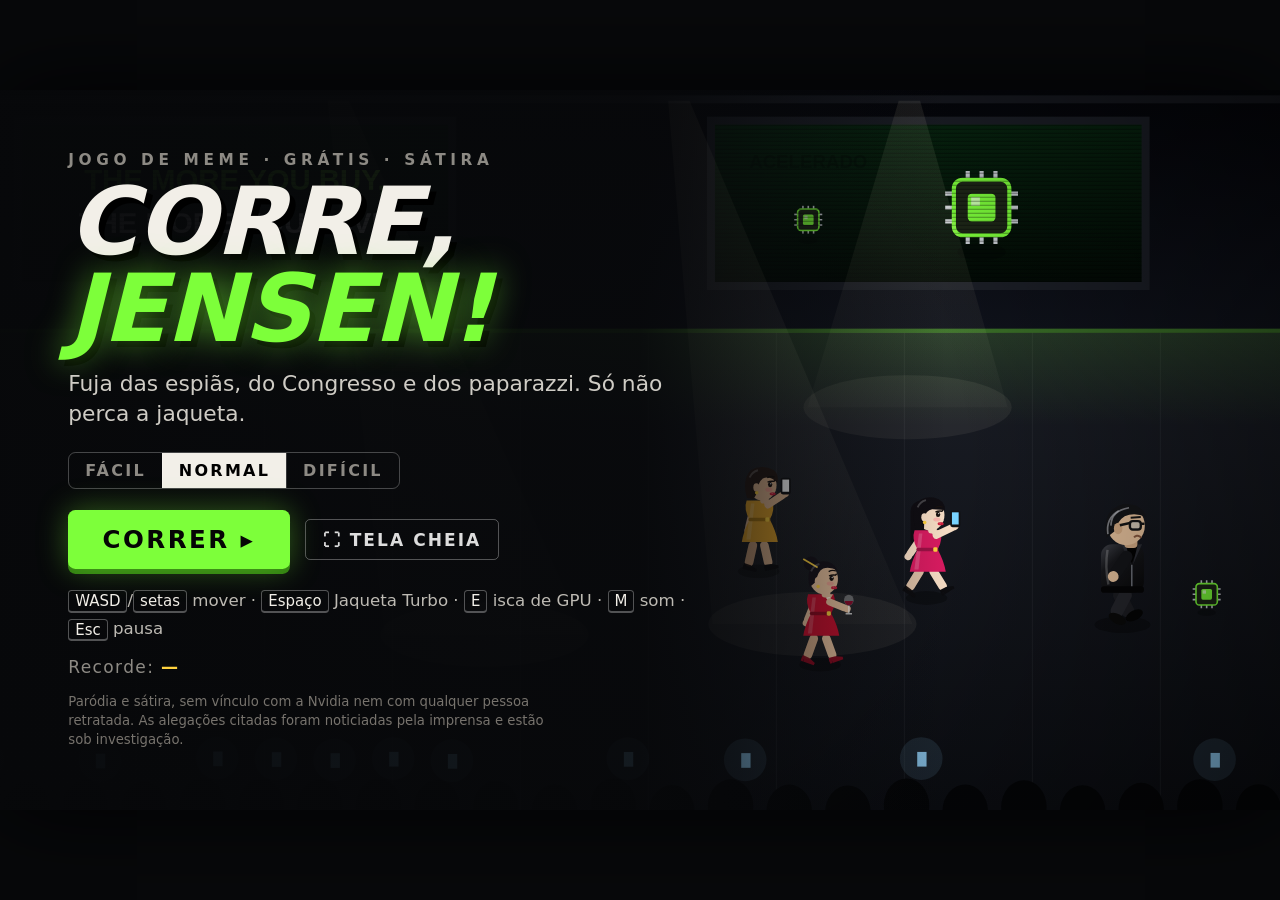
<file: index.html>
<!DOCTYPE html>
<html lang="pt-BR">
<head>
<meta charset="UTF-8" />
<meta name="viewport" content="width=device-width, initial-scale=1.0, maximum-scale=1.0, user-scalable=no, viewport-fit=cover" />
<title>Corre, Jensen!</title>
<meta name="description" content="Jensen precisa fugir das espiãs, do Congresso e dos paparazzi sem perder a jaqueta de couro. Jogo de meme satírico, grátis, no celular ou no PC." />
<!-- Prévia de link (WhatsApp, X, Telegram...). Depois de publicar, troque as URLs relativas pelas absolutas do seu domínio. -->
<meta property="og:type" content="website" />
<meta property="og:site_name" content="Corre, Jensen!" />
<meta property="og:locale" content="pt_BR" />
<meta property="og:title" content="Corre, Jensen!" />
<meta property="og:description" content="Fuja das espiãs, do Congresso e dos paparazzi sem perder a jaqueta. Jogo de meme satírico e grátis." />
<meta property="og:url" content="https://eziolemes.github.io/jhgame/" />
<meta property="og:image" content="https://eziolemes.github.io/jhgame/assets/og.png" />
<meta property="og:image:width" content="1200" />
<meta property="og:image:height" content="630" />
<meta property="og:image:alt" content="Um CEO de jaqueta de couro correndo de espiãs glamourosas de vestido e salto alto." />
<meta name="twitter:card" content="summary_large_image" />
<meta name="twitter:title" content="Corre, Jensen!" />
<meta name="twitter:description" content="Fuja das espiãs, do Congresso e dos paparazzi sem perder a jaqueta." />
<meta name="twitter:image" content="https://eziolemes.github.io/jhgame/assets/og.png" />
<meta name="theme-color" content="#07080a" />
<link rel="manifest" href="manifest.webmanifest" />
<meta name="mobile-web-app-capable" content="yes" />
<meta name="apple-mobile-web-app-capable" content="yes" />
<meta name="apple-mobile-web-app-status-bar-style" content="black-translucent" />
<meta name="apple-mobile-web-app-title" content="Corre, Jensen" />
<link rel="apple-touch-icon" href="assets/icon-180.png" />
<link rel="icon" href="assets/icon.svg" type="image/svg+xml" />
<link rel="stylesheet" href="style.css" />
</head>
<body>
<div id="stage">
  <div id="frame">
    <canvas id="game" aria-label="Corre, Jensen! — área do jogo"></canvas>

    <!-- HUD -->
    <div id="hud" class="off">
      <div id="hud-left">
        <div id="lives" aria-label="Jaquetas restantes"></div>
        <div id="powers">
          <div id="turbo" class="pill"><span>TURBO</span><i><b></b></i></div>
          <div id="gpus" class="pill">GPU <b>×3</b></div>
          <div id="shield" class="pill gold">MEMO</div>
        </div>
      </div>
      <div id="progress-wrap">
        <div id="progress-label">FASE 1 · KEYNOTE</div>
        <div id="progress">
          <div id="progress-fill"></div>
          <div class="tick" style="left:25%"></div>
          <div class="tick" style="left:50%"></div>
          <div class="tick" style="left:75%"></div>
          <div id="prog-dot"></div>
        </div>
        <div id="ticklabels">
          <span style="left:12.5%">KEYNOTE</span><span style="left:37.5%">CAMPUS</span><span style="left:62.5%">DINER</span><span style="left:87.5%">CAPITÓLIO</span>
        </div>
      </div>
      <div id="hud-right">
        <div id="chips"><i class="chip-ico"></i><b>0</b></div>
        <div id="hud-btns">
          <button id="btn-pause" class="hud-btn" aria-label="Pausar">❚❚</button>
          <button id="btn-mute" class="hud-btn" aria-label="Som">🔊</button>
        </div>
      </div>
    </div>
    <div id="alert-tag">⚠ ALVO AVISTADO</div>
    <div id="toast"></div>

    <!-- controles de toque -->
    <div id="touch-ui">
      <button id="btn-gpu" class="tbtn" aria-label="Isca de GPU">GPU<small>×3</small></button>
      <button id="btn-dash" class="tbtn" aria-label="Jaqueta Turbo"><span>TURBO</span><svg viewBox="0 0 100 100"><circle cx="50" cy="50" r="46" /></svg></button>
    </div>

    <!-- MENU -->
    <div id="menu" class="overlay show">
      <div class="panel left">
        <div class="kicker">JOGO DE MEME · GRÁTIS · SÁTIRA</div>
        <h1>CORRE,<br /><span>JENSEN!</span></h1>
        <p class="sub">Fuja das espiãs, do Congresso e dos paparazzi. Só não perca a jaqueta.</p>
        <div class="diffs" role="radiogroup" aria-label="Dificuldade">
          <button data-diff="facil">FÁCIL</button>
          <button data-diff="normal">NORMAL</button>
          <button data-diff="dificil">DIFÍCIL</button>
        </div>
        <div class="row">
          <button id="btn-start" class="big">CORRER ▸</button>
          <button id="btn-fs" class="ghost">⛶ TELA CHEIA</button>
        </div>
        <div class="controls only-desktop">
          <kbd>WASD</kbd>/<kbd>setas</kbd> mover · <kbd>Espaço</kbd> Jaqueta Turbo · <kbd>E</kbd> isca de GPU · <kbd>M</kbd> som · <kbd>Esc</kbd> pausa
        </div>
        <div class="controls only-touch">
          Arraste no lado esquerdo para mover · botões à direita: <b>TURBO</b> e <b>GPU</b>
        </div>
        <div class="best">Recorde: <b id="best">—</b></div>
        <p class="disclaimer">Paródia e sátira, sem vínculo com a Nvidia nem com qualquer pessoa retratada. As alegações citadas foram noticiadas pela imprensa e estão sob investigação.</p>
      </div>
    </div>

    <!-- MANCHETE DE FASE -->
    <div id="card" class="overlay">
      <div class="panel paper">
        <div class="masthead"><span>O DIÁRIO DO SILÍCIO</span><span id="card-edition">EDIÇÃO EXTRA</span></div>
        <div class="kicker red" id="card-kicker">FASE 1 · KEYNOTE</div>
        <h2 id="card-headline">Manchete</h2>
        <p id="card-tip" class="tip">Dica</p>
        <button id="btn-go" class="big">CORRER ▸</button>
      </div>
    </div>

    <!-- PAUSA -->
    <div id="pause" class="overlay">
      <div class="panel center">
        <div class="kicker">PAUSA</div>
        <h2>Respira, Jensen.</h2>
        <p class="sub">As espiãs também estão esperando.</p>
        <div class="row">
          <button id="btn-resume" class="big">CONTINUAR ▸</button>
          <button id="btn-quit" class="ghost">MENU</button>
        </div>
      </div>
    </div>

    <!-- FIM DE JOGO -->
    <div id="over" class="overlay">
      <div class="panel center">
        <div class="kicker red">FIM DA LINHA</div>
        <h2 class="huge">PEGO!</h2>
        <p class="quote" id="over-quote"></p>
        <p class="note" id="over-note"></p>
        <div class="statline" id="over-stats"></div>
        <div class="row">
          <button id="btn-retry" class="big">TENTAR DE NOVO</button>
          <button id="btn-menu1" class="ghost">MENU</button>
        </div>
        <div class="share"></div>
      </div>
    </div>

    <!-- VITÓRIA -->
    <div id="win" class="overlay">
      <div class="panel center">
        <div class="kicker green">VOCÊ ESCAPOU</div>
        <h2>Chegou em casa.</h2>
        <p class="quote">Agora vem a parte difícil: explicar pra esposa.</p>
        <div class="rank" id="win-rank"></div>
        <div class="statline" id="win-stats"></div>
        <div class="row">
          <button id="btn-again" class="big">JOGAR DE NOVO</button>
          <button id="btn-menu2" class="ghost">MENU</button>
        </div>
        <div class="share"></div>
      </div>
    </div>
  </div>
</div>

<!-- celular em pé -->
<div id="rotate">
  <div class="phone"></div>
  <p><b>Gire o celular</b><br />O jogo é na horizontal.</p>
</div>

<script src="sprites.js"></script>
<script src="game.js"></script>
</body>
</html>
</file>
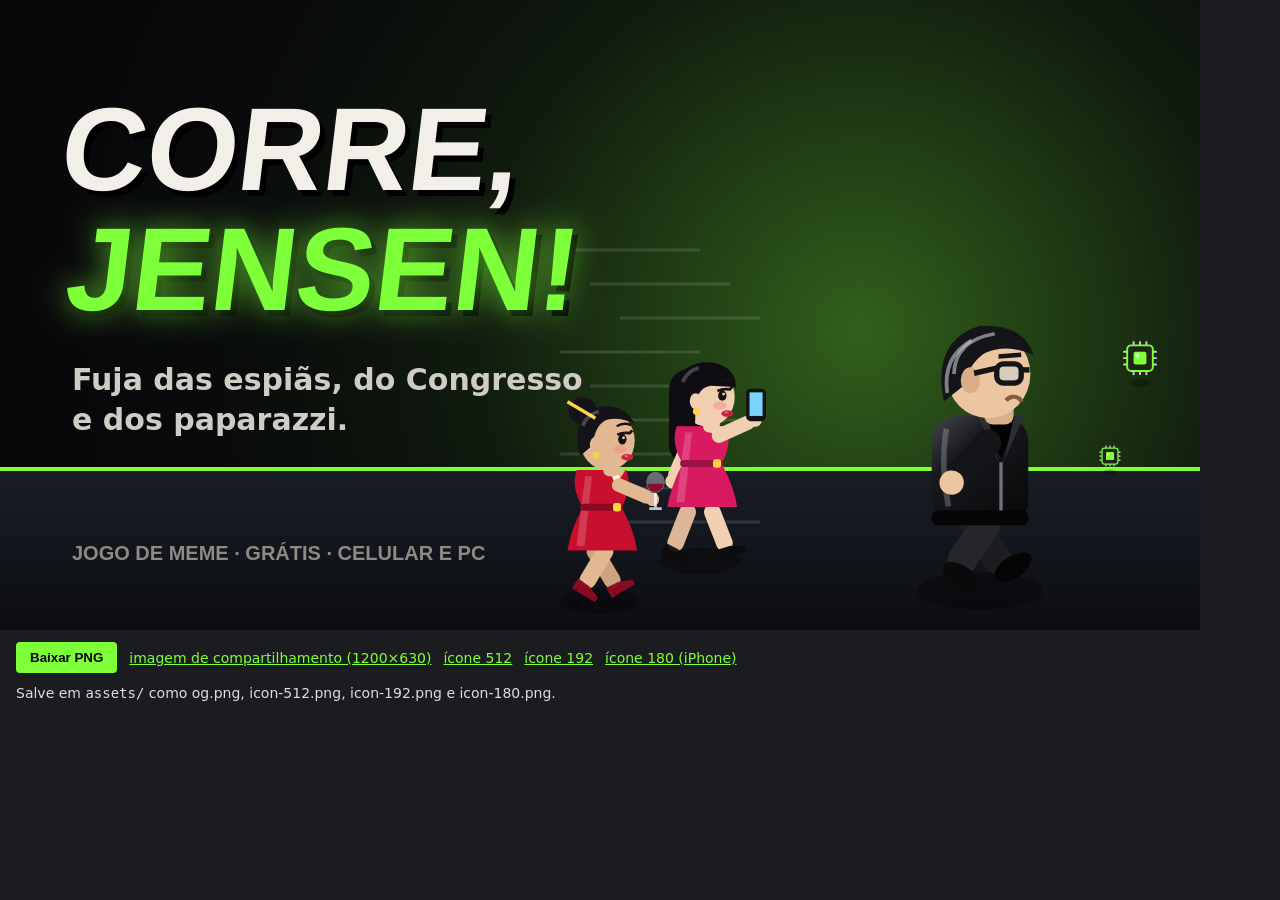
<file: og.html>
<!DOCTYPE html>
<html lang="pt-BR">
<head>
<meta charset="UTF-8" />
<meta name="viewport" content="width=device-width, initial-scale=1" />
<title>Corre, Jensen! — gerador de imagens</title>
<link rel="icon" href="assets/icon.svg" type="image/svg+xml" />
<style>
  body { margin: 0; background: #1b1c20; color: #ddd; font-family: system-ui, sans-serif; }
  canvas { display: block; max-width: 100%; height: auto; }
  .bar { padding: 12px 16px; display: flex; gap: 12px; align-items: center; flex-wrap: wrap; font-size: 14px; }
  .bar button { padding: 8px 14px; font-weight: 700; background: #7dff3a; border: 0; border-radius: 4px; cursor: pointer; }
  .bar a { color: #7dff3a; }
  body.clean .bar { display: none; }
</style>
</head>
<body>
<canvas id="c"></canvas>
<div class="bar">
  <button id="dl">Baixar PNG</button>
  <a href="?">imagem de compartilhamento (1200×630)</a>
  <a href="?icon=512">ícone 512</a>
  <a href="?icon=192">ícone 192</a>
  <a href="?icon=180">ícone 180 (iPhone)</a>
  <span>Salve em <code>assets/</code> como og.png, icon-512.png, icon-192.png e icon-180.png.</span>
</div>
<script src="sprites.js"></script>
<script>
'use strict';
(() => {
  const q = new URLSearchParams(location.search);
  const icon = parseInt(q.get('icon'), 10) || 0;
  if (q.has('clean')) document.body.classList.add('clean');
  const c = document.getElementById('c'), ctx = c.getContext('2d');
  const TITLE = '"Arial Black", Impact, "Segoe UI Black", Roboto, sans-serif';

  function glowBg(w, h, cx, cy) {
    ctx.fillStyle = '#07080a'; ctx.fillRect(0, 0, w, h);
    const g = ctx.createRadialGradient(cx, cy, 10, cx, cy, Math.max(w, h) * 0.7);
    g.addColorStop(0, 'rgba(125,255,58,0.35)'); g.addColorStop(0.45, 'rgba(125,255,58,0.08)'); g.addColorStop(1, 'rgba(0,0,0,0)');
    ctx.fillStyle = g; ctx.fillRect(0, 0, w, h);
  }

  function drawIcon(n) {
    c.width = c.height = n;
    const s = n / 512;
    ctx.save(); ctx.scale(s, s);
    glowBg(512, 512, 256, 230);
    ctx.strokeStyle = 'rgba(125,255,58,0.25)'; ctx.lineWidth = 6;
    for (let i = 0; i < 7; i++) { ctx.beginPath(); ctx.moveTo(-40 + i * 30, 360 + i * 22); ctx.lineTo(120 + i * 18, 360 + i * 22); ctx.stroke(); }
    SPR.jensen(ctx, 268, 470, { scale: 6.4, face: 1, t: 0.35, moving: true, worried: true });
    ctx.restore();
  }

  function drawOG() {
    c.width = 1200; c.height = 630;
    glowBg(1200, 630, 860, 330);
    // piso
    const fg = ctx.createLinearGradient(0, 470, 0, 630);
    fg.addColorStop(0, '#1a1d25'); fg.addColorStop(1, '#0b0d12');
    ctx.fillStyle = fg; ctx.fillRect(0, 470, 1200, 160);
    ctx.fillStyle = '#7dff3a'; ctx.fillRect(0, 467, 1200, 4);
    // linhas de velocidade
    ctx.strokeStyle = 'rgba(255,255,255,0.12)'; ctx.lineWidth = 3;
    for (let i = 0; i < 9; i++) { const y = 250 + i * 34; ctx.beginPath(); ctx.moveTo(560 + (i % 3) * 30, y); ctx.lineTo(700 + (i % 3) * 30, y); ctx.stroke(); }
    // perseguidoras
    SPR.spy(ctx, 700, 560, { scale: 3.1, face: 1, t: 0.2, moving: true, kind: 'fan', skin: '#f1cfb0', hair: '#0f0d12', look: 0 });
    SPR.spy(ctx, 600, 600, { scale: 3.1, face: 1, t: 0.9, moving: true, kind: 'diner', skin: '#e2b892', hair: '#16121a' });
    SPR.jensen(ctx, 980, 590, { scale: 4.2, face: 1, t: 0.35, moving: true, worried: true });
    SPR.chip(ctx, 1110, 470, 0);
    ctx.save(); ctx.translate(1140, 380); ctx.scale(1.6, 1.6); SPR.chip(ctx, 0, 0, 1); ctx.restore();
    // título
    ctx.save();
    ctx.transform(1, 0, -0.12, 1, 0, 0);
    ctx.font = `900 118px ${TITLE}`;
    ctx.fillStyle = '#000'; ctx.fillText('CORRE,', 86, 196);
    ctx.fillStyle = '#f2efe8'; ctx.fillText('CORRE,', 80, 190);
    ctx.fillStyle = '#000'; ctx.fillText('JENSEN!', 106, 316);
    ctx.shadowColor = 'rgba(125,255,58,0.7)'; ctx.shadowBlur = 30;
    ctx.fillStyle = '#7dff3a'; ctx.fillText('JENSEN!', 100, 310);
    ctx.restore();
    ctx.fillStyle = '#cfccc5'; ctx.font = '600 30px system-ui, sans-serif';
    ctx.fillText('Fuja das espiãs, do Congresso', 72, 390);
    ctx.fillText('e dos paparazzi.', 72, 430);
    ctx.fillStyle = '#8d8a84'; ctx.font = `900 20px ${TITLE}`;
    ctx.fillText('JOGO DE MEME · GRÁTIS · CELULAR E PC', 72, 560);
  }

  if (icon) drawIcon(icon); else drawOG();

  document.getElementById('dl').addEventListener('click', () => {
    const a = document.createElement('a');
    a.download = icon ? `icon-${icon}.png` : 'og.png';
    a.href = c.toDataURL('image/png');
    a.click();
  });
})();
</script>
</body>
</html>
</file>
<file: style.css>
:root {
  --bg: #07080a;
  --ink: #f2efe8;
  --faint: #8d8a84;
  --green: #7dff3a;
  --gold: #ffd23f;
  --red: #ff3b4e;
  --pink: #ff5fa2;
  --paper: #f3eee2;
  --title: "Arial Black", "Helvetica Neue", Impact, "Segoe UI Black", system-ui, sans-serif;
  --body: system-ui, -apple-system, "Segoe UI", Roboto, "Helvetica Neue", Arial, sans-serif;
}

* { margin: 0; padding: 0; box-sizing: border-box; }
html, body { height: 100%; }

body {
  background: var(--bg);
  color: var(--ink);
  font-family: var(--body);
  overflow: hidden;
  -webkit-font-smoothing: antialiased;
  user-select: none;
  -webkit-user-select: none;
  -webkit-touch-callout: none;
  -webkit-tap-highlight-color: transparent;
  touch-action: none;
}

button { font: inherit; color: inherit; background: none; border: 0; cursor: pointer; touch-action: manipulation; }

#stage {
  position: relative;
  width: 100%;
  height: 100%;
  display: flex;
  align-items: center;
  justify-content: center;
}

/* palco fixo em 16:9; o JS ajusta font-size do #frame (16px a 960px de largura) e tudo dentro usa em */
#frame {
  position: relative;
  width: min(100vw, calc(100vh * 16 / 9));
  width: min(100vw, calc(100dvh * 16 / 9));
  aspect-ratio: 16 / 9;
  overflow: hidden;
  box-shadow: 0 0 90px rgba(0, 0, 0, 0.85);
  font-size: 16px;
}
canvas { position: absolute; inset: 0; width: 100%; height: 100%; display: block; background: #0b0d12; }

/* ---------------- HUD ---------------- */
#hud {
  position: absolute;
  top: 0; left: 0; right: 0;
  padding: 0.9em 1.1em;
  display: flex;
  align-items: flex-start;
  justify-content: space-between;
  gap: 1em;
  font-size: 0.82em;
  letter-spacing: 0.08em;
  text-shadow: 0 1px 4px rgba(0, 0, 0, 0.9);
  pointer-events: none;
  transition: opacity 0.35s;
  z-index: 2;
}
#hud.off { opacity: 0; }
#hud-left { display: flex; flex-direction: column; gap: 0.5em; min-width: 14em; }
#lives { display: flex; gap: 0.25em; }
#lives svg { width: 1.9em; height: auto; filter: drop-shadow(0 0 5px rgba(125, 255, 58, 0.45)); transition: transform 0.2s, opacity 0.2s; }
#lives svg.off { filter: none; opacity: 0.2; transform: scale(0.8); }
#lives svg.lost { animation: lost 0.5s; }
@keyframes lost { 0% { transform: scale(1.5) rotate(-12deg); } 100% { transform: scale(0.8); } }

#powers { display: flex; gap: 0.4em; flex-wrap: wrap; }
.pill {
  display: flex; align-items: center; gap: 0.45em;
  padding: 0.25em 0.55em;
  font-size: 0.78em;
  font-weight: 700;
  border: 1px solid rgba(255, 255, 255, 0.22);
  background: rgba(0, 0, 0, 0.45);
  border-radius: 0.3em;
}
.pill b { color: var(--green); }
#turbo i { display: block; width: 3.4em; height: 0.42em; background: rgba(255, 255, 255, 0.15); border-radius: 1em; overflow: hidden; }
#turbo i b { display: block; height: 100%; width: 100%; background: var(--green); }
#turbo.ready { border-color: var(--green); color: var(--green); }
.pill.gold { color: var(--gold); border-color: var(--gold); }
#shield { display: none; }
#shield.on { display: flex; animation: pulse 0.6s infinite alternate; }
@keyframes pulse { to { opacity: 0.55; } }

#progress-wrap { flex: 1; max-width: 25em; margin-top: 0.2em; }
#progress-label { font-family: var(--title); font-weight: 900; font-size: 0.78em; letter-spacing: 0.22em; margin-bottom: 0.5em; text-align: center; }
#progress { position: relative; height: 0.42em; background: rgba(255, 255, 255, 0.14); border-radius: 1em; }
#progress-fill { height: 100%; width: 0%; border-radius: 1em; background: linear-gradient(to right, var(--green), var(--gold) 70%, var(--red)); }
#prog-dot {
  position: absolute; top: 50%; left: 0%;
  width: 0.95em; height: 0.95em; margin: -0.475em 0 0 -0.475em;
  border-radius: 50%; background: var(--green); border: 2px solid #111;
  box-shadow: 0 0 10px rgba(125, 255, 58, 0.9);
}
.tick { position: absolute; top: -0.25em; width: 2px; height: 0.9em; background: rgba(255, 255, 255, 0.45); }
#ticklabels { position: relative; height: 1em; margin-top: 0.45em; font-size: 0.6em; color: var(--faint); letter-spacing: 0.14em; }
#ticklabels span { position: absolute; transform: translateX(-50%); white-space: nowrap; }
#ticklabels span.cur { color: var(--ink); }

#hud-right { display: flex; flex-direction: column; align-items: flex-end; gap: 0.5em; min-width: 14em; }
#chips { display: flex; align-items: center; gap: 0.45em; font-family: var(--title); font-weight: 900; font-size: 1.15em; }
#chips b { color: var(--green); min-width: 2.5em; text-align: right; }
.chip-ico { display: inline-block; width: 0.9em; height: 0.9em; border: 2px solid var(--green); border-radius: 2px; background: radial-gradient(circle, var(--green) 35%, transparent 37%); }
#hud-btns { display: flex; gap: 0.4em; pointer-events: auto; }
.hud-btn {
  width: 2.3em; height: 2.3em;
  border-radius: 0.4em;
  background: rgba(0, 0, 0, 0.45);
  border: 1px solid rgba(255, 255, 255, 0.25);
  font-size: 0.9em;
}
.hud-btn:hover { border-color: var(--green); }

#alert-tag {
  position: absolute; left: 50%; top: 5.9em; transform: translateX(-50%);
  font-family: var(--title); font-weight: 900; font-size: 0.8em; letter-spacing: 0.2em;
  color: #fff; background: var(--red); padding: 0.3em 0.8em; border-radius: 0.2em;
  opacity: 0; pointer-events: none; z-index: 2;
}
body.alert #alert-tag { animation: blink 0.4s infinite alternate; }
@keyframes blink { from { opacity: 1; } to { opacity: 0.35; } }

#toast {
  position: absolute; left: 50%; top: 22%; transform: translate(-50%, -0.5em);
  max-width: 80%;
  padding: 0.45em 1em;
  font-family: var(--title); font-weight: 900;
  font-size: 0.95em; letter-spacing: 0.08em; text-align: center;
  color: var(--ink); background: rgba(0, 0, 0, 0.72);
  border: 1px solid var(--green);
  border-radius: 0.3em;
  text-shadow: 0 1px 4px rgba(0, 0, 0, 0.9);
  pointer-events: none; opacity: 0; transition: opacity 0.25s, transform 0.25s;
  z-index: 3;
}
#toast.on { opacity: 1; transform: translate(-50%, 0); }
#toast.bad { border-color: var(--red); color: #ffb3bb; }
#toast.gold { border-color: var(--gold); color: var(--gold); }

/* ---------------- toque ---------------- */
#touch-ui { display: none; position: absolute; right: 1.4em; bottom: 1.4em; gap: 1.2em; align-items: flex-end; z-index: 2; }
body.touch #frame.playing #touch-ui { display: flex; }
.tbtn {
  position: relative;
  width: 5.6em; height: 5.6em;
  border-radius: 50%;
  background: rgba(0, 0, 0, 0.42);
  border: 2px solid rgba(255, 255, 255, 0.35);
  font-family: var(--title); font-weight: 900; font-size: 0.95em; letter-spacing: 0.06em;
  display: flex; flex-direction: column; align-items: center; justify-content: center;
}
.tbtn:active, .tbtn.down { background: rgba(125, 255, 58, 0.3); }
#btn-dash { width: 7em; height: 7em; border-color: var(--green); color: var(--green); }
#btn-dash svg { position: absolute; inset: -2px; width: calc(100% + 4px); height: calc(100% + 4px); transform: rotate(-90deg); pointer-events: none; }
#btn-dash circle { fill: none; stroke: var(--green); stroke-width: 6; stroke-dasharray: 289; stroke-dashoffset: 0; opacity: 0.85; }
#btn-dash.cool { color: var(--faint); border-color: rgba(255, 255, 255, 0.25); }
#btn-gpu small { font-size: 0.8em; color: var(--green); }
#btn-gpu.empty { opacity: 0.45; }

/* ---------------- telas ---------------- */
.overlay {
  position: absolute; inset: 0;
  display: none;
  align-items: center; justify-content: center;
  z-index: 5;
  background: radial-gradient(ellipse at center, rgba(7, 8, 10, 0.84), rgba(7, 8, 10, 0.96));
}
.overlay.show { display: flex; animation: fadein 0.3s; }
@keyframes fadein { from { opacity: 0; } }
#menu { justify-content: flex-start; background: linear-gradient(90deg, rgba(7, 8, 10, 0.97) 0%, rgba(7, 8, 10, 0.9) 50%, rgba(7, 8, 10, 0) 74%); }

.panel { max-width: 92%; }
.panel.left { width: 30em; margin-left: 3.2em; }
.panel.center { text-align: center; width: 36em; }
.panel.center .row { justify-content: center; }

.kicker { font-family: var(--title); font-weight: 900; font-size: 0.72em; letter-spacing: 0.3em; color: var(--faint); margin-bottom: 0.7em; }
.kicker.red { color: var(--red); }
.kicker.green { color: var(--green); }

h1 {
  font-family: var(--title); font-weight: 900;
  font-size: 4.4em; line-height: 0.92;
  letter-spacing: -0.01em;
  font-style: italic;
  text-shadow: 0.06em 0.06em 0 #000;
}
h1 span { color: var(--green); text-shadow: 0 0 0.35em rgba(125, 255, 58, 0.55), 0.06em 0.06em 0 #000; }
h2 { font-family: var(--title); font-weight: 900; font-size: 2.2em; line-height: 1.05; margin-bottom: 0.35em; }
h2.huge { font-size: 4em; color: var(--red); font-style: italic; letter-spacing: 0.02em; }
.sub { font-size: 1.02em; color: #cfccc5; margin: 0.8em 0 1.1em; line-height: 1.35; }

.diffs { display: inline-flex; border: 1px solid rgba(255, 255, 255, 0.25); border-radius: 0.35em; overflow: hidden; margin-bottom: 1em; }
.diffs button { padding: 0.5em 1em; font-family: var(--title); font-weight: 900; font-size: 0.75em; letter-spacing: 0.14em; color: var(--faint); }
.diffs button + button { border-left: 1px solid rgba(255, 255, 255, 0.18); }
.diffs button.on { background: var(--ink); color: #000; }

.row { display: flex; gap: 0.7em; align-items: center; flex-wrap: wrap; }
.big {
  padding: 0.6em 1.4em;
  font-family: var(--title); font-weight: 900; font-size: 1.15em; letter-spacing: 0.1em;
  background: var(--green); color: #050505;
  border-radius: 0.3em;
  box-shadow: 0 0 1.2em rgba(125, 255, 58, 0.35), 0 0.2em 0 #2f7a10;
  transition: transform 0.1s;
}
.big:hover { transform: translateY(-1px); }
.big:active { transform: translateY(2px); box-shadow: 0 0 1.2em rgba(125, 255, 58, 0.35); }
.ghost {
  padding: 0.55em 1em;
  font-family: var(--title); font-weight: 900; font-size: 0.8em; letter-spacing: 0.12em;
  border: 1px solid rgba(255, 255, 255, 0.3); border-radius: 0.3em; color: #ddd;
}
.ghost:hover { border-color: var(--ink); }

.controls { margin-top: 1.1em; font-size: 0.78em; color: #bdbab3; line-height: 1.7; }
kbd { font-family: var(--body); font-size: 0.9em; padding: 0.05em 0.4em; border: 1px solid rgba(255, 255, 255, 0.3); border-bottom-width: 2px; border-radius: 0.25em; color: var(--ink); }
.only-touch { display: none; }
body.touch .only-touch { display: block; }
body.touch .only-desktop { display: none; }
.best { margin-top: 0.8em; font-size: 0.8em; color: var(--faint); letter-spacing: 0.08em; }
.best b { color: var(--gold); }
.disclaimer { margin-top: 1.1em; font-size: 0.62em; color: #77736d; line-height: 1.45; max-width: 36em; }

/* manchete de jornal */
.panel.paper {
  width: 34em;
  background: var(--paper);
  color: #141414;
  padding: 1.4em 1.8em 1.6em;
  border-radius: 0.2em;
  box-shadow: 0 1em 3em rgba(0, 0, 0, 0.6);
  transform: rotate(-1.2deg);
  animation: slap 0.4s cubic-bezier(.2, 1.6, .4, 1);
}
@keyframes slap { from { transform: rotate(-8deg) scale(1.3); opacity: 0; } }
.masthead {
  display: flex; justify-content: space-between; align-items: baseline;
  border-bottom: 3px double #141414; padding-bottom: 0.4em; margin-bottom: 0.9em;
  font-family: Georgia, "Times New Roman", serif; font-weight: 700; font-size: 1.05em; letter-spacing: 0.04em;
}
.masthead span + span { font-family: var(--body); font-size: 0.62em; letter-spacing: 0.2em; color: #b3123a; }
.panel.paper h2 { font-family: Georgia, "Times New Roman", serif; font-size: 1.9em; line-height: 1.12; }
.panel.paper .tip { font-size: 0.9em; color: #3a3a3a; margin: 0.6em 0 1.2em; line-height: 1.4; border-left: 3px solid #b3123a; padding-left: 0.7em; }
.panel.paper .big { box-shadow: 0 0.2em 0 #2f7a10; }

.quote { font-size: 1.15em; font-style: italic; color: #e9e5dc; margin: 0.4em 0 0.6em; line-height: 1.35; }
.note { font-size: 0.85em; color: var(--faint); margin-bottom: 1em; }
.statline { display: flex; justify-content: center; gap: 2.4em; margin: 0.6em 0 1.2em; font-size: 0.8em; letter-spacing: 0.1em; color: var(--faint); flex-wrap: wrap; }
.statline b { display: block; font-family: var(--title); font-weight: 900; font-size: 1.6em; color: var(--ink); letter-spacing: 0.02em; }
.rank { font-family: var(--title); font-weight: 900; color: var(--gold); font-size: 1.1em; letter-spacing: 0.12em; margin: 0.4em 0 0.2em; }
.rank small { display: block; font-family: var(--body); font-size: 0.62em; color: var(--faint); letter-spacing: 0.3em; margin-bottom: 0.2em; }

.share { display: flex; justify-content: center; gap: 0.5em; margin-top: 1em; flex-wrap: wrap; }
.share button { padding: 0.45em 0.9em; font-size: 0.75em; font-weight: 700; letter-spacing: 0.08em; border: 1px solid rgba(255, 255, 255, 0.28); border-radius: 2em; }
.share button:hover { border-color: var(--green); color: var(--green); }

/* ---------------- girar celular ---------------- */
#rotate {
  position: fixed; inset: 0; z-index: 10;
  display: none; flex-direction: column; align-items: center; justify-content: center; gap: 24px;
  background: var(--bg); text-align: center; font-size: 18px; line-height: 1.5; color: var(--faint);
}
#rotate b { color: var(--ink); font-family: var(--title); font-weight: 900; font-size: 1.3em; letter-spacing: 0.05em; }
#rotate .phone { width: 52px; height: 88px; border: 3px solid var(--green); border-radius: 10px; animation: turn 1.8s ease-in-out infinite; }
@keyframes turn { 0%, 30% { transform: rotate(0); } 60%, 100% { transform: rotate(-90deg); } }
@media (orientation: portrait) and (pointer: coarse) {
  #rotate { display: flex; }
}
</file>
